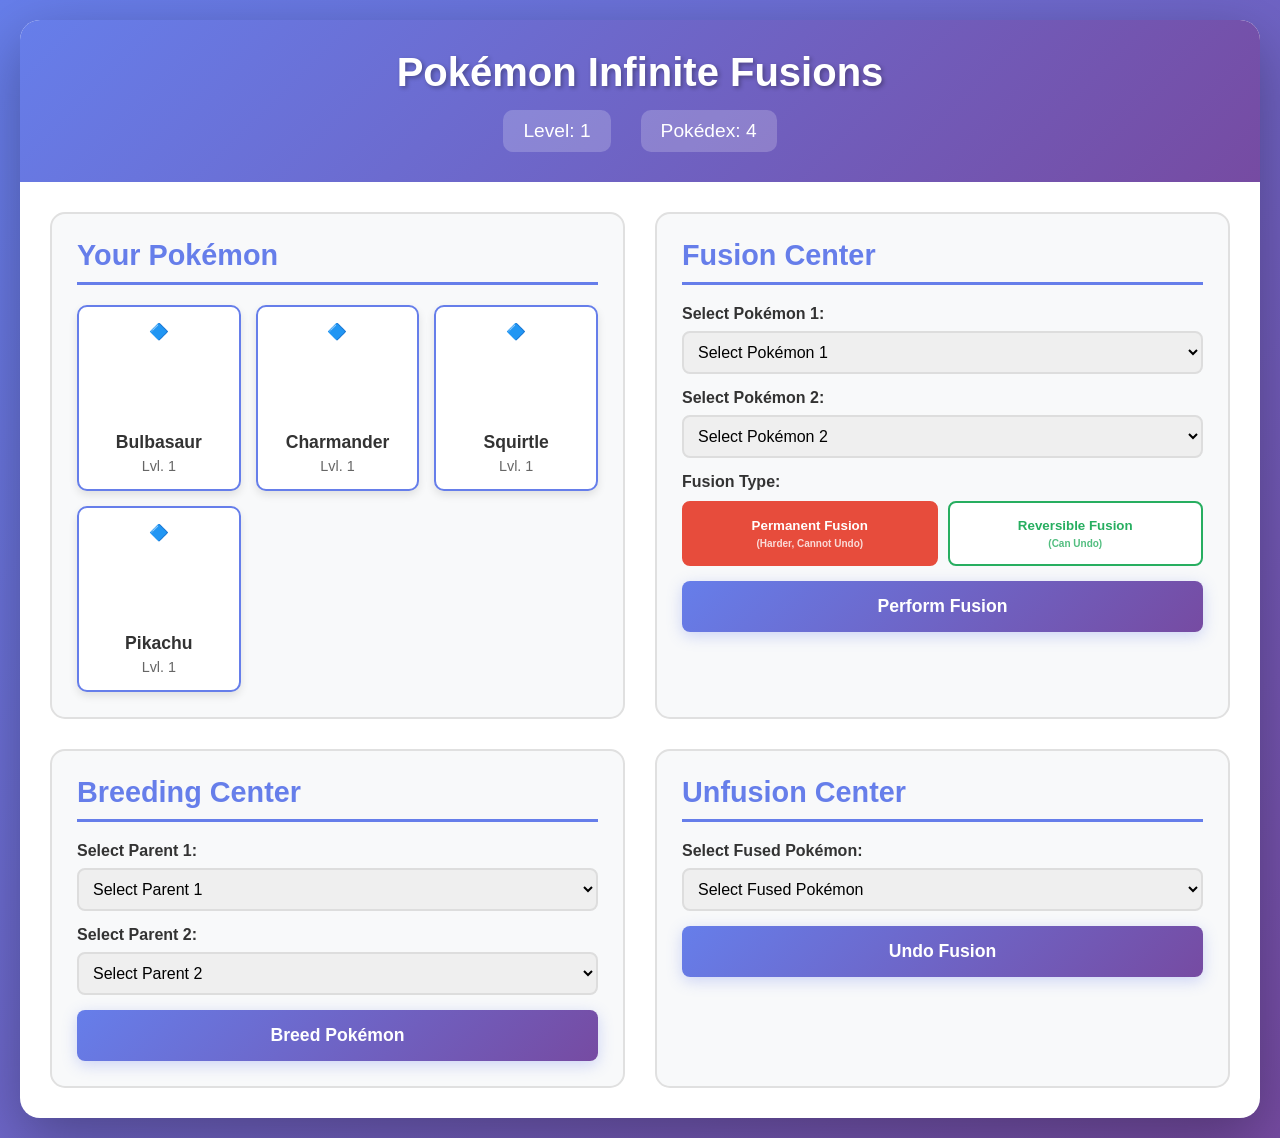
<file: index.html>
<!DOCTYPE html>
<html lang="en">
<head>
    <meta charset="UTF-8">
    <meta name="viewport" content="width=device-width, initial-scale=1.0">
    <title>Pokemon Infinite Fusions</title>
    <link rel="stylesheet" href="styles.css">
</head>
<body>
    <div class="game-container">
        <!-- Header -->
        <header class="game-header">
            <h1>Pokémon Infinite Fusions</h1>
            <div class="player-stats">
                <div class="stat">Level: <span id="playerLevel">1</span></div>
                <div class="stat">Pokédex: <span id="pokedexCount">0</span></div>
            </div>
        </header>

        <!-- Main Game Area -->
        <div class="game-area">
            <!-- Pokemon Collection -->
            <section class="pokemon-collection">
                <h2>Your Pokémon</h2>
                <div class="pokemon-list" id="pokemonList"></div>
            </section>

            <!-- Fusion Interface -->
            <section class="fusion-interface">
                <h2>Fusion Center</h2>
                <div class="fusion-controls">
                    <div class="pokemon-selector">
                        <label>Select Pokémon 1:</label>
                        <select id="pokemon1Select" class="pokemon-select"></select>
                    </div>
                    <div class="pokemon-selector">
                        <label>Select Pokémon 2:</label>
                        <select id="pokemon2Select" class="pokemon-select"></select>
                    </div>
                    <div class="fusion-type-selector">
                        <label>Fusion Type:</label>
                        <div class="fusion-type-buttons">
                            <button class="fusion-btn permanent-btn" data-type="permanent">
                                Permanent Fusion
                                <span class="fusion-info">(Harder, Cannot Undo)</span>
                            </button>
                            <button class="fusion-btn reversible-btn" data-type="reversible">
                                Reversible Fusion
                                <span class="fusion-info">(Can Undo)</span>
                            </button>
                        </div>
                    </div>
                    <button id="fusionBtn" class="action-btn">Perform Fusion</button>
                </div>
                <div id="fusionResult" class="fusion-result hidden"></div>
            </section>

            <!-- Breeding Interface -->
            <section class="breeding-interface">
                <h2>Breeding Center</h2>
                <div class="breeding-controls">
                    <div class="pokemon-selector">
                        <label>Select Parent 1:</label>
                        <select id="parent1Select" class="pokemon-select"></select>
                    </div>
                    <div class="pokemon-selector">
                        <label>Select Parent 2:</label>
                        <select id="parent2Select" class="pokemon-select"></select>
                    </div>
                    <button id="breedBtn" class="action-btn">Breed Pokémon</button>
                </div>
                <div id="breedResult" class="breed-result hidden"></div>
            </section>

            <!-- Unfusion Interface -->
            <section class="unfusion-interface">
                <h2>Unfusion Center</h2>
                <div class="unfusion-controls">
                    <div class="pokemon-selector">
                        <label>Select Fused Pokémon:</label>
                        <select id="fusedPokemonSelect" class="pokemon-select"></select>
                    </div>
                    <button id="unfusionBtn" class="action-btn">Undo Fusion</button>
                </div>
                <div id="unfusionResult" class="unfusion-result hidden"></div>
            </section>
        </div>

        <!-- Pokemon Details Modal -->
        <div id="pokemonModal" class="modal hidden">
            <div class="modal-content">
                <span class="close-btn">&times;</span>
                <div id="pokemonDetails"></div>
            </div>
        </div>
    </div>

    <script src="pokemon-data.js"></script>
    <script src="game.js"></script>
</body>
</html>
</file>
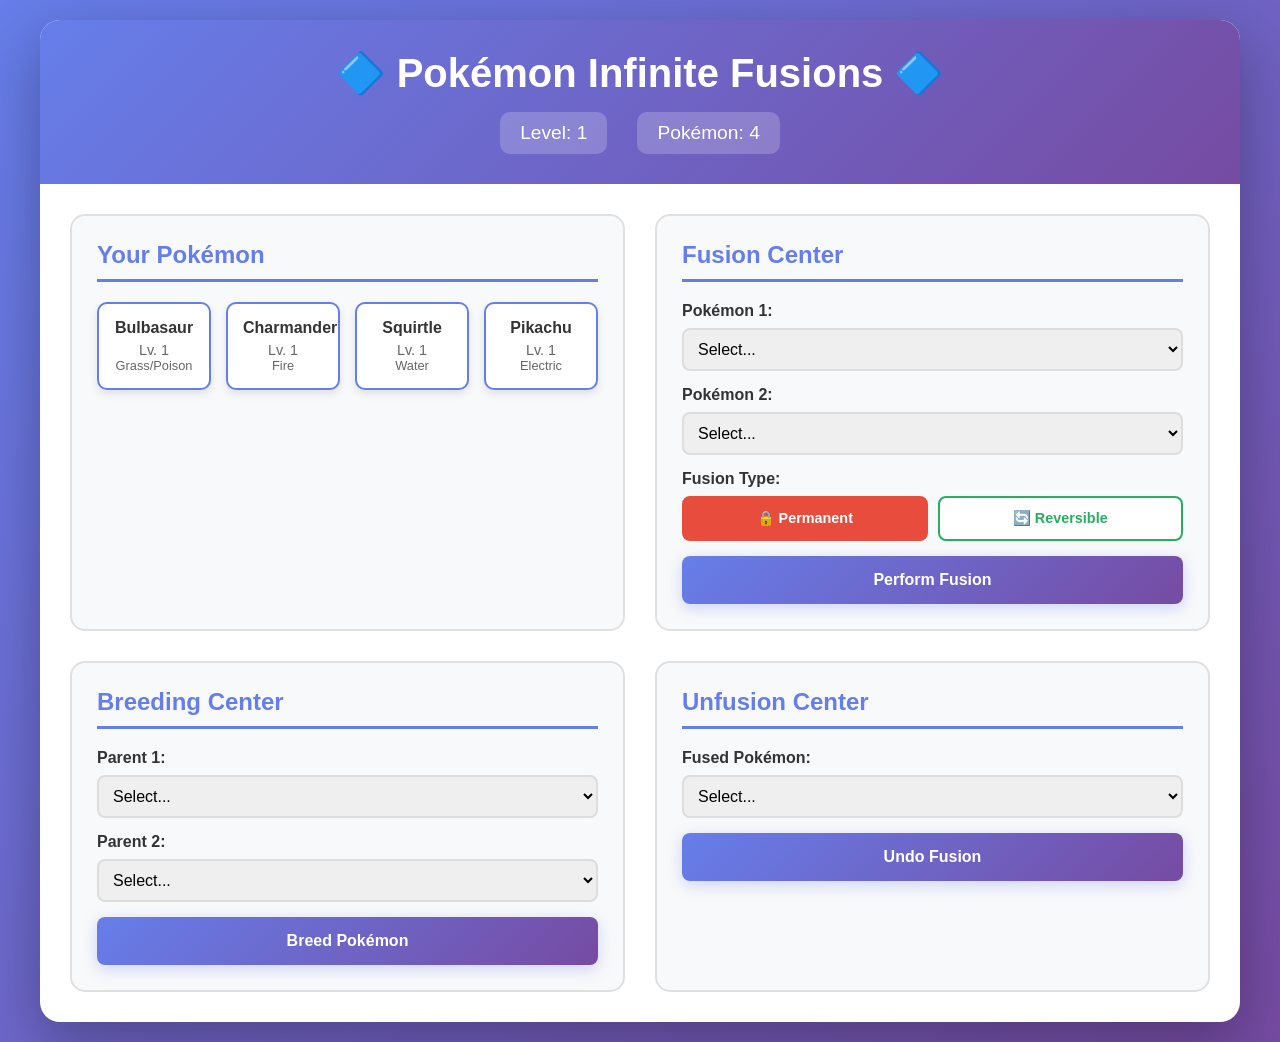
<file: play.html>
<!DOCTYPE html>
<html lang="en">
<head>
    <meta charset="UTF-8">
    <meta name="viewport" content="width=device-width, initial-scale=1.0">
    <title>Pokemon Infinite Fusions</title>
    <style>
        * {
            margin: 0;
            padding: 0;
            box-sizing: border-box;
        }

        body {
            font-family: Arial, sans-serif;
            background: linear-gradient(135deg, #667eea 0%, #764ba2 100%);
            color: #333;
            min-height: 100vh;
            padding: 20px;
        }

        .game-container {
            max-width: 1200px;
            margin: 0 auto;
            background: white;
            border-radius: 20px;
            box-shadow: 0 20px 60px rgba(0, 0, 0, 0.3);
            overflow: hidden;
        }

        .game-header {
            background: linear-gradient(135deg, #667eea 0%, #764ba2 100%);
            color: white;
            padding: 30px;
            text-align: center;
        }

        .game-header h1 {
            font-size: 2.5em;
            margin-bottom: 15px;
        }

        .player-stats {
            display: flex;
            justify-content: center;
            gap: 30px;
            font-size: 1.2em;
        }

        .stat {
            background: rgba(255, 255, 255, 0.2);
            padding: 10px 20px;
            border-radius: 10px;
        }

        .game-area {
            padding: 30px;
            display: grid;
            grid-template-columns: 1fr 1fr;
            gap: 30px;
        }

        section {
            background: #f8f9fa;
            border-radius: 15px;
            padding: 25px;
            border: 2px solid #e0e0e0;
        }

        section h2 {
            color: #667eea;
            margin-bottom: 20px;
            font-size: 1.5em;
            border-bottom: 3px solid #667eea;
            padding-bottom: 10px;
        }

        .pokemon-list {
            display: grid;
            grid-template-columns: repeat(auto-fill, minmax(100px, 1fr));
            gap: 15px;
        }

        .pokemon-card {
            background: white;
            border: 2px solid #667eea;
            border-radius: 10px;
            padding: 15px;
            text-align: center;
            cursor: pointer;
            transition: all 0.3s ease;
            box-shadow: 0 4px 8px rgba(0, 0, 0, 0.1);
        }

        .pokemon-card:hover {
            transform: translateY(-5px);
            box-shadow: 0 8px 16px rgba(102, 126, 234, 0.4);
        }

        .pokemon-card.fused {
            background: linear-gradient(135deg, #fffb96 0%, #f39c12 100%);
            border-color: #f39c12;
        }

        .pokemon-name {
            font-weight: bold;
            font-size: 1em;
            color: #333;
            margin-bottom: 5px;
        }

        .pokemon-level {
            font-size: 0.9em;
            color: #666;
        }

        .controls {
            display: flex;
            flex-direction: column;
            gap: 15px;
        }

        .selector-group {
            display: flex;
            flex-direction: column;
            gap: 8px;
        }

        .selector-group label {
            font-weight: bold;
            color: #333;
        }

        select {
            padding: 10px;
            border: 2px solid #ddd;
            border-radius: 8px;
            font-size: 1em;
            cursor: pointer;
        }

        select:focus {
            outline: none;
            border-color: #667eea;
        }

        .fusion-type-buttons {
            display: grid;
            grid-template-columns: 1fr 1fr;
            gap: 10px;
        }

        .fusion-btn {
            padding: 12px;
            border: 2px solid #ddd;
            border-radius: 8px;
            background: white;
            cursor: pointer;
            font-weight: bold;
            transition: all 0.3s ease;
            text-align: center;
            font-size: 0.9em;
        }

        .fusion-btn.permanent-btn {
            border-color: #e74c3c;
            color: #e74c3c;
        }

        .fusion-btn.permanent-btn.active {
            background: #e74c3c;
            color: white;
        }

        .fusion-btn.reversible-btn {
            border-color: #27ae60;
            color: #27ae60;
        }

        .fusion-btn.reversible-btn.active {
            background: #27ae60;
            color: white;
        }

        .action-btn {
            padding: 15px 25px;
            background: linear-gradient(135deg, #667eea 0%, #764ba2 100%);
            color: white;
            border: none;
            border-radius: 8px;
            font-size: 1em;
            font-weight: bold;
            cursor: pointer;
            transition: all 0.3s ease;
            box-shadow: 0 4px 15px rgba(102, 126, 234, 0.3);
        }

        .action-btn:hover {
            transform: translateY(-2px);
        }

        .result {
            margin-top: 20px;
            padding: 20px;
            background: white;
            border-radius: 8px;
            border-left: 5px solid #667eea;
            display: none;
        }

        .result.show {
            display: block;
        }

        .result.success {
            border-left-color: #27ae60;
        }

        .result.error {
            border-left-color: #e74c3c;
        }

        @media (max-width: 768px) {
            .game-area {
                grid-template-columns: 1fr;
            }
        }
    </style>
</head>
<body>
    <div class="game-container">
        <header class="game-header">
            <h1>🔷 Pokémon Infinite Fusions 🔷</h1>
            <div class="player-stats">
                <div class="stat">Level: <span id="playerLevel">1</span></div>
                <div class="stat">Pokémon: <span id="pokemonCount">4</span></div>
            </div>
        </header>

        <div class="game-area">
            <!-- Pokemon Collection -->
            <section>
                <h2>Your Pokémon</h2>
                <div class="pokemon-list" id="pokemonList"></div>
            </section>

            <!-- Fusion Interface -->
            <section>
                <h2>Fusion Center</h2>
                <div class="controls">
                    <div class="selector-group">
                        <label>Pokémon 1:</label>
                        <select id="pokemon1Select"></select>
                    </div>
                    <div class="selector-group">
                        <label>Pokémon 2:</label>
                        <select id="pokemon2Select"></select>
                    </div>
                    <div class="selector-group">
                        <label>Fusion Type:</label>
                        <div class="fusion-type-buttons">
                            <button class="fusion-btn permanent-btn active" data-type="permanent">🔒 Permanent</button>
                            <button class="fusion-btn reversible-btn" data-type="reversible">🔄 Reversible</button>
                        </div>
                    </div>
                    <button class="action-btn" onclick="performFusion()">Perform Fusion</button>
                </div>
                <div id="fusionResult" class="result"></div>
            </section>

            <!-- Breeding Interface -->
            <section>
                <h2>Breeding Center</h2>
                <div class="controls">
                    <div class="selector-group">
                        <label>Parent 1:</label>
                        <select id="parent1Select"></select>
                    </div>
                    <div class="selector-group">
                        <label>Parent 2:</label>
                        <select id="parent2Select"></select>
                    </div>
                    <button class="action-btn" onclick="performBreeding()">Breed Pokémon</button>
                </div>
                <div id="breedResult" class="result"></div>
            </section>

            <!-- Unfusion Interface -->
            <section>
                <h2>Unfusion Center</h2>
                <div class="controls">
                    <div class="selector-group">
                        <label>Fused Pokémon:</label>
                        <select id="fusedSelect"></select>
                    </div>
                    <button class="action-btn" onclick="performUnfusion()">Undo Fusion</button>
                </div>
                <div id="unfusionResult" class="result"></div>
            </section>
        </div>
    </div>

    <script>
        // Pokemon Data
        const basePokemon = [
            { id: 1, name: 'Bulbasaur', type: ['Grass', 'Poison'], stats: { hp: 45, attack: 49, defense: 49 }, catchRate: 45 },
            { id: 4, name: 'Charmander', type: ['Fire'], stats: { hp: 39, attack: 52, defense: 43 }, catchRate: 45 },
            { id: 7, name: 'Squirtle', type: ['Water'], stats: { hp: 44, attack: 48, defense: 65 }, catchRate: 45 },
            { id: 25, name: 'Pikachu', type: ['Electric'], stats: { hp: 35, attack: 55, defense: 40 }, catchRate: 190 },
        ];

        // Game State
        let pokemon = [];
        let selectedFusionType = 'permanent';
        let nextId = 100;

        // Initialize
        function init() {
            basePokemon.forEach(base => {
                pokemon.push({
                    id: nextId++,
                    name: base.name,
                    level: 1,
                    type: base.type,
                    stats: base.stats,
                    isFused: false,
                    fusionType: null,
                    originalParents: null
                });
            });
            updateUI();
            setupFusionButtons();
        }

        // Setup fusion type buttons
        function setupFusionButtons() {
            document.querySelectorAll('.fusion-btn').forEach(btn => {
                btn.addEventListener('click', () => {
                    document.querySelectorAll('.fusion-btn').forEach(b => b.classList.remove('active'));
                    btn.classList.add('active');
                    selectedFusionType = btn.dataset.type;
                });
            });
        }

        // Update UI
        function updateUI() {
            updatePokemonList();
            updateSelects();
            document.getElementById('pokemonCount').textContent = pokemon.length;
        }

        function updatePokemonList() {
            const list = document.getElementById('pokemonList');
            list.innerHTML = '';
            pokemon.forEach(p => {
                const card = document.createElement('div');
                card.className = 'pokemon-card' + (p.isFused ? ' fused' : '');
                card.innerHTML = `
                    <div class="pokemon-name">${p.name}</div>
                    <div class="pokemon-level">Lv. ${p.level}</div>
                    <div style="font-size: 0.8em; color: #666;">${p.type.join('/')}</div>
                `;
                card.onclick = () => showDetails(p);
                list.appendChild(card);
            });
        }

        function updateSelects() {
            [
                { id: 'pokemon1Select', exclude: 'pokemon2Select' },
                { id: 'pokemon2Select', exclude: 'pokemon1Select' },
                { id: 'parent1Select', exclude: 'parent2Select' },
                { id: 'parent2Select', exclude: 'parent1Select' }
            ].forEach(sel => {
                const select = document.getElementById(sel.id);
                select.innerHTML = '<option value="">Select...</option>';
                pokemon.forEach(p => {
                    const option = document.createElement('option');
                    option.value = p.id;
                    option.textContent = `${p.name} (Lv. ${p.level})`;
                    select.appendChild(option);
                });
            });

            const fusedSelect = document.getElementById('fusedSelect');
            fusedSelect.innerHTML = '<option value="">Select...</option>';
            pokemon.filter(p => p.isFused && p.fusionType === 'reversible').forEach(p => {
                const option = document.createElement('option');
                option.value = p.id;
                option.textContent = `${p.name} (Reversible)`;
                fusedSelect.appendChild(option);
            });
        }

        function showDetails(poke) {
            alert(`${poke.name}\nLevel: ${poke.level}\nType: ${poke.type.join(', ')}\nHP: ${poke.stats.hp}\nATK: ${poke.stats.attack}\nDEF: ${poke.stats.defense}`);
        }

        // Perform Fusion
        function performFusion() {
            const p1Id = parseInt(document.getElementById('pokemon1Select').value);
            const p2Id = parseInt(document.getElementById('pokemon2Select').value);

            if (!p1Id || !p2Id) {
                showResult('fusionResult', 'error', 'Please select two Pokémon!');
                return;
            }

            const p1 = pokemon.find(p => p.id === p1Id);
            const p2 = pokemon.find(p => p.id === p2Id);

            const fused = {
                id: nextId++,
                name: p1.name + p2.name,
                level: Math.max(p1.level, p2.level),
                type: [...new Set([...p1.type, ...p2.type])].slice(0, 2),
                stats: {
                    hp: Math.floor((p1.stats.hp + p2.stats.hp) / 2 * 1.1),
                    attack: Math.floor((p1.stats.attack + p2.stats.attack) / 2 * 1.1),
                    defense: Math.floor((p1.stats.defense + p2.stats.defense) / 2 * 1.1)
                },
                isFused: true,
                fusionType: selectedFusionType,
                originalParents: selectedFusionType === 'reversible' ? { p1, p2 } : null
            };

            if (selectedFusionType === 'permanent') {
                pokemon = pokemon.filter(p => p.id !== p1Id && p.id !== p2Id);
            }

            pokemon.push(fused);
            updateUI();
            document.getElementById('pokemon1Select').value = '';
            document.getElementById('pokemon2Select').value = '';

            const msg = selectedFusionType === 'permanent' 
                ? `Created ${fused.name}! (Permanent - Cannot Undo)`
                : `Created ${fused.name}! (Reversible - Can Undo)`;
            showResult('fusionResult', 'success', msg);
        }

        // Perform Breeding
        function performBreeding() {
            const p1Id = parseInt(document.getElementById('parent1Select').value);
            const p2Id = parseInt(document.getElementById('parent2Select').value);

            if (!p1Id || !p2Id) {
                showResult('breedResult', 'error', 'Please select two parents!');
                return;
            }

            const p1 = pokemon.find(p => p.id === p1Id);
            const p2 = pokemon.find(p => p.id === p2Id);

            const baby = {
                id: nextId++,
                name: `${p1.name} (Baby)`,
                level: 1,
                type: Math.random() > 0.5 ? p1.type : p2.type,
                stats: {
                    hp: Math.floor((p1.stats.hp + p2.stats.hp) / 2),
                    attack: Math.floor((p1.stats.attack + p2.stats.attack) / 2),
                    defense: Math.floor((p1.stats.defense + p2.stats.defense) / 2)
                },
                isFused: false,
                fusionType: null,
                originalParents: null
            };

            pokemon.push(baby);
            updateUI();
            document.getElementById('parent1Select').value = '';
            document.getElementById('parent2Select').value = '';

            showResult('breedResult', 'success', `A baby ${baby.name} was born!`);
        }

        // Perform Unfusion
        function performUnfusion() {
            const fusedId = parseInt(document.getElementById('fusedSelect').value);

            if (!fusedId) {
                showResult('unfusionResult', 'error', 'Please select a fused Pokémon!');
                return;
            }

            const fused = pokemon.find(p => p.id === fusedId);

            if (!fused || fused.fusionType !== 'reversible' || !fused.originalParents) {
                showResult('unfusionResult', 'error', 'Cannot unfuse this Pokémon!');
                return;
            }

            pokemon = pokemon.filter(p => p.id !== fusedId);
            updateUI();
            document.getElementById('fusedSelect').value = '';

            showResult('unfusionResult', 'success', `Successfully unfused! You got back ${fused.originalParents.p1.name} and ${fused.originalParents.p2.name}`);
        }

        // Show Result
        function showResult(elementId, type, message) {
            const result = document.getElementById(elementId);
            result.className = `result show ${type}`;
            result.innerHTML = `<strong>${message}</strong>`;
            setTimeout(() => result.classList.remove('show'), 4000);
        }

        // Start Game
        init();
    </script>
</body>
</html>
</file>
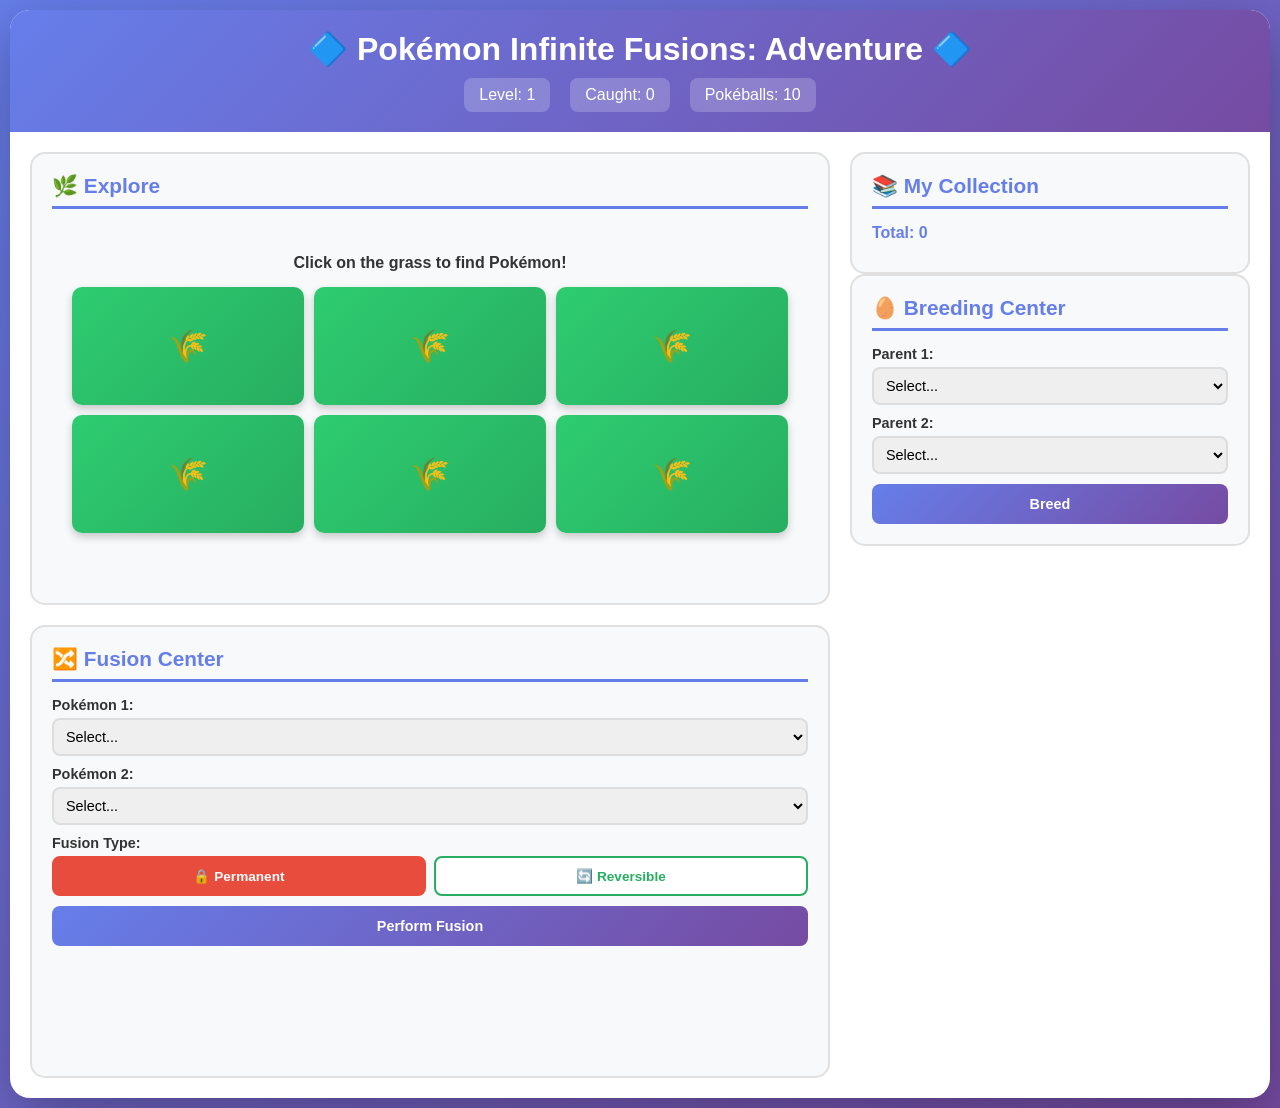
<file: pokemon-adventure.html>
<!DOCTYPE html>
<html lang="en">
<head>
    <meta charset="UTF-8">
    <meta name="viewport" content="width=device-width, initial-scale=1.0">
    <title>Pokémon Infinite Fusions - Adventure</title>
    <style>
        * {
            margin: 0;
            padding: 0;
            box-sizing: border-box;
        }

        body {
            font-family: Arial, sans-serif;
            background: linear-gradient(135deg, #667eea 0%, #764ba2 100%);
            color: #333;
            min-height: 100vh;
            padding: 10px;
        }

        .game-container {
            max-width: 1400px;
            margin: 0 auto;
            background: white;
            border-radius: 20px;
            box-shadow: 0 20px 60px rgba(0, 0, 0, 0.3);
            overflow: hidden;
        }

        .game-header {
            background: linear-gradient(135deg, #667eea 0%, #764ba2 100%);
            color: white;
            padding: 20px;
            text-align: center;
        }

        .game-header h1 {
            font-size: 2em;
            margin-bottom: 10px;
        }

        .player-stats {
            display: flex;
            justify-content: center;
            gap: 20px;
            font-size: 1em;
            flex-wrap: wrap;
        }

        .stat {
            background: rgba(255, 255, 255, 0.2);
            padding: 8px 15px;
            border-radius: 8px;
        }

        .game-area {
            padding: 20px;
            display: grid;
            grid-template-columns: 2fr 1fr;
            gap: 20px;
        }

        .main-content {
            display: grid;
            grid-template-rows: 1fr 1fr;
            gap: 20px;
        }

        section {
            background: #f8f9fa;
            border-radius: 15px;
            padding: 20px;
            border: 2px solid #e0e0e0;
        }

        section h2 {
            color: #667eea;
            margin-bottom: 15px;
            font-size: 1.3em;
            border-bottom: 3px solid #667eea;
            padding-bottom: 8px;
        }

        .exploration-area {
            text-align: center;
            padding: 30px 20px;
        }

        .grass-tiles {
            display: grid;
            grid-template-columns: repeat(3, 1fr);
            gap: 10px;
            margin-bottom: 20px;
        }

        .grass-tile {
            background: linear-gradient(135deg, #2ecc71 0%, #27ae60 100%);
            padding: 40px;
            border-radius: 10px;
            cursor: pointer;
            transition: all 0.3s ease;
            font-size: 2em;
            box-shadow: 0 4px 8px rgba(0, 0, 0, 0.2);
        }

        .grass-tile:hover {
            transform: scale(1.05);
            box-shadow: 0 6px 12px rgba(0, 0, 0, 0.3);
        }

        .grass-tile:active {
            transform: scale(0.98);
        }

        .encounter-box {
            background: white;
            border: 2px solid #f39c12;
            border-radius: 10px;
            padding: 20px;
            margin: 20px 0;
            display: none;
        }

        .encounter-box.active {
            display: block;
        }

        .pokemon-display {
            text-align: center;
            margin: 15px 0;
        }

        .pokemon-sprite {
            font-size: 4em;
            margin: 10px 0;
        }

        .pokemon-info {
            background: #ecf0f1;
            padding: 15px;
            border-radius: 8px;
            margin: 10px 0;
        }

        .catch-buttons {
            display: grid;
            grid-template-columns: 1fr 1fr;
            gap: 10px;
            margin-top: 15px;
        }

        .catch-btn {
            padding: 15px;
            background: linear-gradient(135deg, #f39c12 0%, #e67e22 100%);
            color: white;
            border: none;
            border-radius: 8px;
            font-weight: bold;
            cursor: pointer;
            font-size: 1em;
            transition: all 0.3s ease;
        }

        .catch-btn:hover {
            transform: translateY(-2px);
        }

        .catch-btn.run {
            background: linear-gradient(135deg, #e74c3c 0%, #c0392b 100%);
        }

        .message {
            background: #d4edda;
            border: 2px solid #28a745;
            color: #155724;
            padding: 15px;
            border-radius: 8px;
            margin: 10px 0;
            display: none;
        }

        .message.show {
            display: block;
        }

        .message.error {
            background: #f8d7da;
            border-color: #f5c6cb;
            color: #721c24;
        }

        .pokemon-collection {
            display: grid;
            grid-template-columns: repeat(auto-fill, minmax(80px, 1fr));
            gap: 10px;
        }

        .pokemon-card {
            background: white;
            border: 2px solid #667eea;
            border-radius: 10px;
            padding: 10px;
            text-align: center;
            cursor: pointer;
            transition: all 0.3s ease;
            box-shadow: 0 2px 4px rgba(0, 0, 0, 0.1);
        }

        .pokemon-card:hover {
            transform: translateY(-3px);
            box-shadow: 0 4px 8px rgba(102, 126, 234, 0.3);
        }

        .pokemon-card.fused {
            background: linear-gradient(135deg, #fffb96 0%, #f39c12 100%);
            border-color: #f39c12;
        }

        .pokemon-name {
            font-weight: bold;
            font-size: 0.8em;
            color: #333;
        }

        .pokemon-level {
            font-size: 0.7em;
            color: #666;
        }

        .controls {
            display: flex;
            flex-direction: column;
            gap: 10px;
        }

        .selector-group {
            display: flex;
            flex-direction: column;
            gap: 5px;
        }

        .selector-group label {
            font-weight: bold;
            color: #333;
            font-size: 0.9em;
        }

        select {
            padding: 8px;
            border: 2px solid #ddd;
            border-radius: 8px;
            font-size: 0.9em;
            cursor: pointer;
        }

        select:focus {
            outline: none;
            border-color: #667eea;
        }

        .action-btn {
            padding: 12px;
            background: linear-gradient(135deg, #667eea 0%, #764ba2 100%);
            color: white;
            border: none;
            border-radius: 8px;
            font-weight: bold;
            cursor: pointer;
            font-size: 0.9em;
            transition: all 0.3s ease;
        }

        .action-btn:hover {
            transform: translateY(-2px);
        }

        .action-btn:disabled {
            opacity: 0.5;
            cursor: not-allowed;
        }

        .result {
            background: white;
            border-left: 5px solid #667eea;
            padding: 15px;
            border-radius: 8px;
            margin-top: 10px;
            display: none;
        }

        .result.show {
            display: block;
        }

        .result.success {
            border-left-color: #27ae60;
            background: #d4edda;
        }

        .result.error {
            border-left-color: #e74c3c;
            background: #f8d7da;
        }

        .fusion-type-buttons {
            display: grid;
            grid-template-columns: 1fr 1fr;
            gap: 8px;
        }

        .fusion-btn {
            padding: 10px;
            border: 2px solid #ddd;
            border-radius: 8px;
            background: white;
            cursor: pointer;
            font-weight: bold;
            transition: all 0.3s ease;
            text-align: center;
            font-size: 0.85em;
        }

        .fusion-btn.permanent-btn {
            border-color: #e74c3c;
            color: #e74c3c;
        }

        .fusion-btn.permanent-btn.active {
            background: #e74c3c;
            color: white;
        }

        .fusion-btn.reversible-btn {
            border-color: #27ae60;
            color: #27ae60;
        }

        .fusion-btn.reversible-btn.active {
            background: #27ae60;
            color: white;
        }

        @media (max-width: 1024px) {
            .game-area {
                grid-template-columns: 1fr;
            }
        }

        @media (max-width: 768px) {
            .grass-tiles {
                grid-template-columns: repeat(2, 1fr);
            }
            
            .game-header h1 {
                font-size: 1.5em;
            }
            
            .player-stats {
                font-size: 0.9em;
            }
        }
    </style>
</head>
<body>
    <div class="game-container">
        <header class="game-header">
            <h1>🔷 Pokémon Infinite Fusions: Adventure 🔷</h1>
            <div class="player-stats">
                <div class="stat">Level: <span id="playerLevel">1</span></div>
                <div class="stat">Caught: <span id="caughtCount">0</span></div>
                <div class="stat">Pokéballs: <span id="pokeballs">10</span></div>
            </div>
        </header>

        <div class="game-area">
            <div class="main-content">
                <!-- Exploration Section -->
                <section>
                    <h2>🌿 Explore</h2>
                    <div class="exploration-area">
                        <p style="margin-bottom: 15px; font-weight: bold;">Click on the grass to find Pokémon!</p>
                        <div class="grass-tiles">
                            <div class="grass-tile" onclick="explore()">🌾</div>
                            <div class="grass-tile" onclick="explore()">🌾</div>
                            <div class="grass-tile" onclick="explore()">🌾</div>
                            <div class="grass-tile" onclick="explore()">🌾</div>
                            <div class="grass-tile" onclick="explore()">🌾</div>
                            <div class="grass-tile" onclick="explore()">🌾</div>
                        </div>
                        <div class="encounter-box" id="encounterBox">
                            <div class="pokemon-display">
                                <div style="font-size: 0.9em; color: #666; margin-bottom: 10px;">A wild Pokémon appeared!</div>
                                <div class="pokemon-sprite" id="pokemonSprite">🔷</div>
                                <div class="pokemon-info">
                                    <strong id="pokemonName">Pokémon</strong><br>
                                    <small>Level <span id="pokemonLevel">1</span></small>
                                </div>
                            </div>
                            <div class="catch-buttons">
                                <button class="catch-btn" onclick="throwPokeball()">⚽ Catch</button>
                                <button class="catch-btn run" onclick="runAway()">🏃 Run</button>
                            </div>
                            <div class="message" id="catchMessage"></div>
                        </div>
                    </div>
                </section>

                <!-- Fusion Section -->
                <section>
                    <h2>🔀 Fusion Center</h2>
                    <div class="controls">
                        <div class="selector-group">
                            <label>Pokémon 1:</label>
                            <select id="pokemon1Select"></select>
                        </div>
                        <div class="selector-group">
                            <label>Pokémon 2:</label>
                            <select id="pokemon2Select"></select>
                        </div>
                        <div class="selector-group">
                            <label>Fusion Type:</label>
                            <div class="fusion-type-buttons">
                                <button class="fusion-btn permanent-btn active" data-type="permanent">🔒 Permanent</button>
                                <button class="fusion-btn reversible-btn" data-type="reversible">🔄 Reversible</button>
                            </div>
                        </div>
                        <button class="action-btn" onclick="performFusion()">Perform Fusion</button>
                    </div>
                    <div id="fusionResult" class="result"></div>
                </section>
            </div>

            <!-- Sidebar -->
            <div>
                <!-- Collection Section -->
                <section style="grid-column: 1;">
                    <h2>📚 My Collection</h2>
                    <div id="collectionCount" style="margin-bottom: 10px; font-weight: bold; color: #667eea;"></div>
                    <div class="pokemon-collection" id="pokemonCollection"></div>
                </section>

                <!-- Breeding Section -->
                <section style="grid-column: 1;">
                    <h2>🥚 Breeding Center</h2>
                    <div class="controls">
                        <div class="selector-group">
                            <label>Parent 1:</label>
                            <select id="parent1Select"></select>
                        </div>
                        <div class="selector-group">
                            <label>Parent 2:</label>
                            <select id="parent2Select"></select>
                        </div>
                        <button class="action-btn" onclick="performBreeding()">Breed</button>
                    </div>
                    <div id="breedResult" class="result"></div>
                </section>
            </div>
        </div>
    </div>

    <script>
        // Pokémon Data
        const allPokemon = [
            { id: 1, name: 'Bulbasaur', type: ['Grass', 'Poison'], stats: { hp: 45, attack: 49, defense: 49 }, catchRate: 45, emoji: '🌿' },
            { id: 2, name: 'Ivysaur', type: ['Grass', 'Poison'], stats: { hp: 60, attack: 62, defense: 63 }, catchRate: 45, emoji: '🌱' },
            { id: 3, name: 'Venusaur', type: ['Grass', 'Poison'], stats: { hp: 80, attack: 82, defense: 83 }, catchRate: 45, emoji: '🌻' },
            { id: 4, name: 'Charmander', type: ['Fire'], stats: { hp: 39, attack: 52, defense: 43 }, catchRate: 45, emoji: '🔥' },
            { id: 5, name: 'Charmeleon', type: ['Fire'], stats: { hp: 58, attack: 64, defense: 58 }, catchRate: 45, emoji: '🔥' },
            { id: 6, name: 'Charizard', type: ['Fire', 'Flying'], stats: { hp: 78, attack: 84, defense: 78 }, catchRate: 45, emoji: '🐉' },
            { id: 7, name: 'Squirtle', type: ['Water'], stats: { hp: 44, attack: 48, defense: 65 }, catchRate: 45, emoji: '🐢' },
            { id: 8, name: 'Wartortle', type: ['Water'], stats: { hp: 59, attack: 63, defense: 80 }, catchRate: 45, emoji: '🐢' },
            { id: 9, name: 'Blastoise', type: ['Water'], stats: { hp: 79, attack: 83, defense: 100 }, catchRate: 45, emoji: '💧' },
            { id: 10, name: 'Caterpie', type: ['Bug'], stats: { hp: 45, attack: 52, defense: 43 }, catchRate: 255, emoji: '🐛' },
            { id: 25, name: 'Pikachu', type: ['Electric'], stats: { hp: 35, attack: 55, defense: 40 }, catchRate: 190, emoji: '⚡' },
            { id: 26, name: 'Raichu', type: ['Electric'], stats: { hp: 60, attack: 90, defense: 55 }, catchRate: 75, emoji: '⚡' },
            { id: 29, name: 'Nidoran♀', type: ['Poison'], stats: { hp: 55, attack: 47, defense: 52 }, catchRate: 235, emoji: '🔷' },
            { id: 35, name: 'Clefairy', type: ['Fairy'], stats: { hp: 35, attack: 48, defense: 46 }, catchRate: 150, emoji: '✨' },
            { id: 39, name: 'Jigglypuff', type: ['Fairy'], stats: { hp: 115, attack: 40, defense: 20 }, catchRate: 170, emoji: '🎤' },
            { id: 50, name: 'Diglett', type: ['Ground'], stats: { hp: 10, attack: 55, defense: 25 }, catchRate: 255, emoji: '🕳️' },
            { id: 54, name: 'Psyduck', type: ['Water'], stats: { hp: 50, attack: 52, defense: 48 }, catchRate: 190, emoji: '🦆' },
            { id: 58, name: 'Growlithe', type: ['Fire'], stats: { hp: 55, attack: 70, defense: 45 }, catchRate: 190, emoji: '🐕' },
            { id: 60, name: 'Poliwag', type: ['Water'], stats: { hp: 40, attack: 50, defense: 40 }, catchRate: 255, emoji: '🐸' },
            { id: 63, name: 'Abra', type: ['Psychic'], stats: { hp: 25, attack: 20, defense: 15 }, catchRate: 200, emoji: '🧙' },
        ];

        // Game State
        let caughtPokemon = [];
        let selectedFusionType = 'permanent';
        let currentEncounter = null;
        let pokeballs = 10;
        let nextId = 1000;

        // Initialize
        function init() {
            setupFusionButtons();
            updateUI();
        }

        // Explore - Find Pokemon
        function explore() {
            if (pokeballs <= 0) {
                alert('No Pokéballs left! You need to catch Pokémon to get more.');
                return;
            }

            const randomPoke = allPokemon[Math.floor(Math.random() * allPokemon.length)];
            const level = Math.floor(Math.random() * 15) + 2;
            
            currentEncounter = {
                ...randomPoke,
                level: level,
                instanceId: Math.random()
            };

            document.getElementById('pokemonSprite').textContent = currentEncounter.emoji;
            document.getElementById('pokemonName').textContent = currentEncounter.name;
            document.getElementById('pokemonLevel').textContent = currentEncounter.level;
            document.getElementById('encounterBox').classList.add('active');
            document.getElementById('catchMessage').classList.remove('show', 'error', 'success');
        }

        // Throw Pokéball
        function throwPokeball() {
            if (!currentEncounter) return;

            pokeballs--;
            document.getElementById('pokeballs').textContent = pokeballs;

            // Calculate catch chance
            const catchChance = currentEncounter.catchRate / 255;
            const catchBonus = Math.random() < 0.3 ? 0.2 : 0; // 30% chance of bonus
            const success = Math.random() < (catchChance + catchBonus);

            const msg = document.getElementById('catchMessage');
            msg.classList.add('show');

            if (success) {
                const caughtPoke = {
                    ...currentEncounter,
                    id: nextId++,
                    isFused: false,
                    fusionType: null,
                    originalParents: null
                };

                caughtPokemon.push(caughtPoke);
                msg.classList.add('success');
                msg.textContent = `✅ Caught ${currentEncounter.name}!`;
                
                setTimeout(() => {
                    document.getElementById('encounterBox').classList.remove('active');
                    updateUI();
                }, 2000);
            } else {
                msg.classList.add('error');
                msg.textContent = `❌ ${currentEncounter.name} broke free!`;
            }
        }

        // Run Away
        function runAway() {
            document.getElementById('encounterBox').classList.remove('active');
            currentEncounter = null;
        }

        // Setup Fusion Type Buttons
        function setupFusionButtons() {
            document.querySelectorAll('.fusion-btn').forEach(btn => {
                btn.addEventListener('click', () => {
                    document.querySelectorAll('.fusion-btn').forEach(b => b.classList.remove('active'));
                    btn.classList.add('active');
                    selectedFusionType = btn.dataset.type;
                });
            });
        }

        // Perform Fusion
        function performFusion() {
            const p1Id = parseInt(document.getElementById('pokemon1Select').value);
            const p2Id = parseInt(document.getElementById('pokemon2Select').value);

            if (!p1Id || !p2Id) {
                showResult('fusionResult', 'error', 'Select two Pokémon!');
                return;
            }

            const p1 = caughtPokemon.find(p => p.id === p1Id);
            const p2 = caughtPokemon.find(p => p.id === p2Id);

            const fused = {
                id: nextId++,
                name: p1.name + p2.name,
                level: Math.max(p1.level, p2.level),
                type: [...new Set([...p1.type, ...p2.type])].slice(0, 2),
                stats: {
                    hp: Math.floor((p1.stats.hp + p2.stats.hp) / 2 * 1.1),
                    attack: Math.floor((p1.stats.attack + p2.stats.attack) / 2 * 1.1),
                    defense: Math.floor((p1.stats.defense + p2.stats.defense) / 2 * 1.1)
                },
                emoji: '⭐',
                isFused: true,
                fusionType: selectedFusionType,
                originalParents: selectedFusionType === 'reversible' ? { p1, p2 } : null
            };

            if (selectedFusionType === 'permanent') {
                caughtPokemon = caughtPokemon.filter(p => p.id !== p1Id && p.id !== p2Id);
            }

            caughtPokemon.push(fused);
            updateUI();
            showResult('fusionResult', 'success', `Created ${fused.name}! (${selectedFusionType})`);
            document.getElementById('pokemon1Select').value = '';
            document.getElementById('pokemon2Select').value = '';
        }

        // Perform Breeding
        function performBreeding() {
            const p1Id = parseInt(document.getElementById('parent1Select').value);
            const p2Id = parseInt(document.getElementById('parent2Select').value);

            if (!p1Id || !p2Id) {
                showResult('breedResult', 'error', 'Select two parents!');
                return;
            }

            const p1 = caughtPokemon.find(p => p.id === p1Id);
            const p2 = caughtPokemon.find(p => p.id === p2Id);

            const baby = {
                id: nextId++,
                name: p1.name + ' (Baby)',
                level: 1,
                type: Math.random() > 0.5 ? p1.type : p2.type,
                stats: {
                    hp: Math.floor((p1.stats.hp + p2.stats.hp) / 2),
                    attack: Math.floor((p1.stats.attack + p2.stats.attack) / 2),
                    defense: Math.floor((p1.stats.defense + p2.stats.defense) / 2)
                },
                emoji: p1.emoji,
                isFused: false,
                fusionType: null,
                originalParents: null
            };

            caughtPokemon.push(baby);
            pokeballs += 2; // Gain pokéballs when breeding
            updateUI();
            showResult('breedResult', 'success', `Baby ${baby.name} born! +2 Pokéballs`);
            document.getElementById('parent1Select').value = '';
            document.getElementById('parent2Select').value = '';
        }

        // Update UI
        function updateUI() {
            updateCollection();
            updateSelects();
            document.getElementById('caughtCount').textContent = caughtPokemon.length;
        }

        function updateCollection() {
            const collection = document.getElementById('pokemonCollection');
            collection.innerHTML = '';
            document.getElementById('collectionCount').textContent = `Total: ${caughtPokemon.length}`;

            caughtPokemon.forEach(p => {
                const card = document.createElement('div');
                card.className = 'pokemon-card' + (p.isFused ? ' fused' : '');
                card.innerHTML = `
                    <div style="font-size: 1.5em;">${p.emoji}</div>
                    <div class="pokemon-name">${p.name}</div>
                    <div class="pokemon-level">Lv.${p.level}</div>
                `;
                card.onclick = () => showPokemonDetails(p);
                collection.appendChild(card);
            });
        }

        function updateSelects() {
            [
                { id: 'pokemon1Select' },
                { id: 'pokemon2Select' },
                { id: 'parent1Select' },
                { id: 'parent2Select' }
            ].forEach(sel => {
                const select = document.getElementById(sel.id);
                select.innerHTML = '<option value="">Select...</option>';
                caughtPokemon.forEach(p => {
                    const option = document.createElement('option');
                    option.value = p.id;
                    option.textContent = `${p.name} (Lv.${p.level})`;
                    select.appendChild(option);
                });
            });
        }

        function showPokemonDetails(p) {
            alert(`${p.emoji} ${p.name}\nLevel: ${p.level}\nType: ${p.type.join('/')}\nHP: ${p.stats.hp}\nATK: ${p.stats.attack}\nDEF: ${p.stats.defense}`);
        }

        function showResult(elementId, type, message) {
            const result = document.getElementById(elementId);
            result.className = `result show ${type}`;
            result.innerHTML = `<strong>${message}</strong>`;
            setTimeout(() => result.classList.remove('show'), 3000);
        }

        init();
    </script>
</body>
</html>
</file>
<file: styles.css>
/* General Styles */
* {
    margin: 0;
    padding: 0;
    box-sizing: border-box;
}

body {
    font-family: 'Arial', sans-serif;
    background: linear-gradient(135deg, #667eea 0%, #764ba2 100%);
    color: #333;
    min-height: 100vh;
    padding: 20px;
}

.game-container {
    max-width: 1400px;
    margin: 0 auto;
    background: white;
    border-radius: 20px;
    box-shadow: 0 20px 60px rgba(0, 0, 0, 0.3);
    overflow: hidden;
}

/* Header */
.game-header {
    background: linear-gradient(135deg, #667eea 0%, #764ba2 100%);
    color: white;
    padding: 30px;
    text-align: center;
}

.game-header h1 {
    font-size: 2.5em;
    margin-bottom: 15px;
    text-shadow: 2px 2px 4px rgba(0, 0, 0, 0.3);
}

.player-stats {
    display: flex;
    justify-content: center;
    gap: 30px;
    font-size: 1.2em;
}

.stat {
    background: rgba(255, 255, 255, 0.2);
    padding: 10px 20px;
    border-radius: 10px;
}

/* Game Area */
.game-area {
    padding: 30px;
    display: grid;
    grid-template-columns: repeat(auto-fit, minmax(400px, 1fr));
    gap: 30px;
}

section {
    background: #f8f9fa;
    border-radius: 15px;
    padding: 25px;
    border: 2px solid #e0e0e0;
}

section h2 {
    color: #667eea;
    margin-bottom: 20px;
    font-size: 1.8em;
    border-bottom: 3px solid #667eea;
    padding-bottom: 10px;
}

/* Pokemon Collection */
.pokemon-list {
    display: grid;
    grid-template-columns: repeat(auto-fill, minmax(120px, 1fr));
    gap: 15px;
}

.pokemon-card {
    background: white;
    border: 2px solid #667eea;
    border-radius: 10px;
    padding: 15px;
    text-align: center;
    cursor: pointer;
    transition: all 0.3s ease;
    box-shadow: 0 4px 8px rgba(0, 0, 0, 0.1);
}

.pokemon-card:hover {
    transform: translateY(-5px);
    box-shadow: 0 8px 16px rgba(102, 126, 234, 0.4);
    border-color: #764ba2;
}

.pokemon-card.fused {
    background: linear-gradient(135deg, #fffb96 0%, #f39c12 100%);
    border-color: #f39c12;
}

.pokemon-card.fused.reversible::after {
    content: "🔄";
    display: block;
    font-size: 0.8em;
    margin-top: 5px;
    color: #667eea;
}

.pokemon-card.fused.permanent::after {
    content: "🔒";
    display: block;
    font-size: 0.8em;
    margin-top: 5px;
    color: #e74c3c;
}

.pokemon-img {
    width: 100%;
    height: 100px;
    object-fit: contain;
    margin-bottom: 10px;
}

.pokemon-name {
    font-weight: bold;
    font-size: 1.1em;
    color: #333;
    margin-bottom: 5px;
}

.pokemon-level {
    font-size: 0.9em;
    color: #666;
}

/* Controls */
.fusion-controls,
.breeding-controls,
.unfusion-controls {
    display: flex;
    flex-direction: column;
    gap: 15px;
}

.pokemon-selector {
    display: flex;
    flex-direction: column;
    gap: 8px;
}

.pokemon-selector label {
    font-weight: bold;
    color: #333;
}

.pokemon-select {
    padding: 10px;
    border: 2px solid #ddd;
    border-radius: 8px;
    font-size: 1em;
    cursor: pointer;
    transition: border-color 0.3s ease;
}

.pokemon-select:hover {
    border-color: #667eea;
}

.pokemon-select:focus {
    outline: none;
    border-color: #667eea;
    box-shadow: 0 0 0 3px rgba(102, 126, 234, 0.1);
}

/* Fusion Type Selector */
.fusion-type-selector {
    display: flex;
    flex-direction: column;
    gap: 10px;
}

.fusion-type-selector label {
    font-weight: bold;
    color: #333;
}

.fusion-type-buttons {
    display: grid;
    grid-template-columns: 1fr 1fr;
    gap: 10px;
}

.fusion-btn {
    padding: 15px;
    border: 2px solid #ddd;
    border-radius: 8px;
    background: white;
    cursor: pointer;
    font-weight: bold;
    transition: all 0.3s ease;
    display: flex;
    flex-direction: column;
    align-items: center;
    gap: 5px;
}

.fusion-btn.permanent-btn {
    border-color: #e74c3c;
    color: #e74c3c;
}

.fusion-btn.permanent-btn:hover {
    background: #fadbd8;
    border-color: #c0392b;
}

.fusion-btn.permanent-btn.active {
    background: #e74c3c;
    color: white;
}

.fusion-btn.reversible-btn {
    border-color: #27ae60;
    color: #27ae60;
}

.fusion-btn.reversible-btn:hover {
    background: #d5f4e6;
    border-color: #229954;
}

.fusion-btn.reversible-btn.active {
    background: #27ae60;
    color: white;
}

.fusion-info {
    font-size: 0.75em;
    opacity: 0.8;
}

/* Action Buttons */
.action-btn {
    padding: 15px 25px;
    background: linear-gradient(135deg, #667eea 0%, #764ba2 100%);
    color: white;
    border: none;
    border-radius: 8px;
    font-size: 1.1em;
    font-weight: bold;
    cursor: pointer;
    transition: all 0.3s ease;
    box-shadow: 0 4px 15px rgba(102, 126, 234, 0.3);
}

.action-btn:hover {
    transform: translateY(-2px);
    box-shadow: 0 6px 20px rgba(102, 126, 234, 0.4);
}

.action-btn:active {
    transform: translateY(0);
}

.action-btn:disabled {
    opacity: 0.5;
    cursor: not-allowed;
    transform: none;
}

/* Results */
.fusion-result,
.breed-result,
.unfusion-result {
    margin-top: 20px;
    padding: 20px;
    background: white;
    border-radius: 8px;
    border-left: 5px solid #667eea;
}

.fusion-result.hidden,
.breed-result.hidden,
.unfusion-result.hidden {
    display: none;
}

.result-success {
    border-left-color: #27ae60;
}

.result-error {
    border-left-color: #e74c3c;
}

.result-content {
    display: flex;
    gap: 20px;
    align-items: center;
}

.result-pokemon {
    text-align: center;
}

.result-pokemon-img {
    width: 150px;
    height: 150px;
    object-fit: contain;
    margin-bottom: 10px;
}

.result-info {
    flex: 1;
}

.result-info h3 {
    color: #333;
    margin-bottom: 10px;
    font-size: 1.3em;
}

.result-info p {
    margin: 5px 0;
    color: #666;
    line-height: 1.5;
}

.result-info .stat-row {
    display: grid;
    grid-template-columns: 1fr 1fr;
    gap: 10px;
    margin-top: 10px;
}

.result-info .stat {
    background: #f0f0f0;
    padding: 8px;
    border-radius: 5px;
    font-size: 0.95em;
}

/* Modal */
.modal {
    position: fixed;
    top: 0;
    left: 0;
    width: 100%;
    height: 100%;
    background: rgba(0, 0, 0, 0.7);
    display: flex;
    align-items: center;
    justify-content: center;
    z-index: 1000;
}

.modal.hidden {
    display: none;
}

.modal-content {
    background: white;
    border-radius: 15px;
    padding: 30px;
    max-width: 500px;
    max-height: 80vh;
    overflow-y: auto;
    box-shadow: 0 20px 60px rgba(0, 0, 0, 0.3);
    position: relative;
}

.close-btn {
    position: absolute;
    top: 15px;
    right: 20px;
    font-size: 2em;
    cursor: pointer;
    color: #666;
    transition: color 0.3s ease;
}

.close-btn:hover {
    color: #333;
}

#pokemonDetails {
    display: flex;
    flex-direction: column;
    gap: 15px;
}

#pokemonDetails img {
    width: 200px;
    height: 200px;
    object-fit: contain;
    margin: 0 auto;
}

#pokemonDetails h2 {
    text-align: center;
    color: #667eea;
    font-size: 1.8em;
}

#pokemonDetails .detail-row {
    display: grid;
    grid-template-columns: 1fr 1fr;
    gap: 15px;
    padding: 10px;
    background: #f8f9fa;
    border-radius: 8px;
}

#pokemonDetails .detail-item {
    display: flex;
    flex-direction: column;
}

#pokemonDetails .detail-label {
    font-weight: bold;
    color: #667eea;
    font-size: 0.9em;
}

#pokemonDetails .detail-value {
    color: #333;
    font-size: 1.1em;
}

/* Responsive */
@media (max-width: 768px) {
    .game-area {
        grid-template-columns: 1fr;
    }

    .fusion-type-buttons {
        grid-template-columns: 1fr;
    }

    .player-stats {
        flex-direction: column;
        gap: 10px;
    }

    .game-header h1 {
        font-size: 2em;
    }
}
</file>
